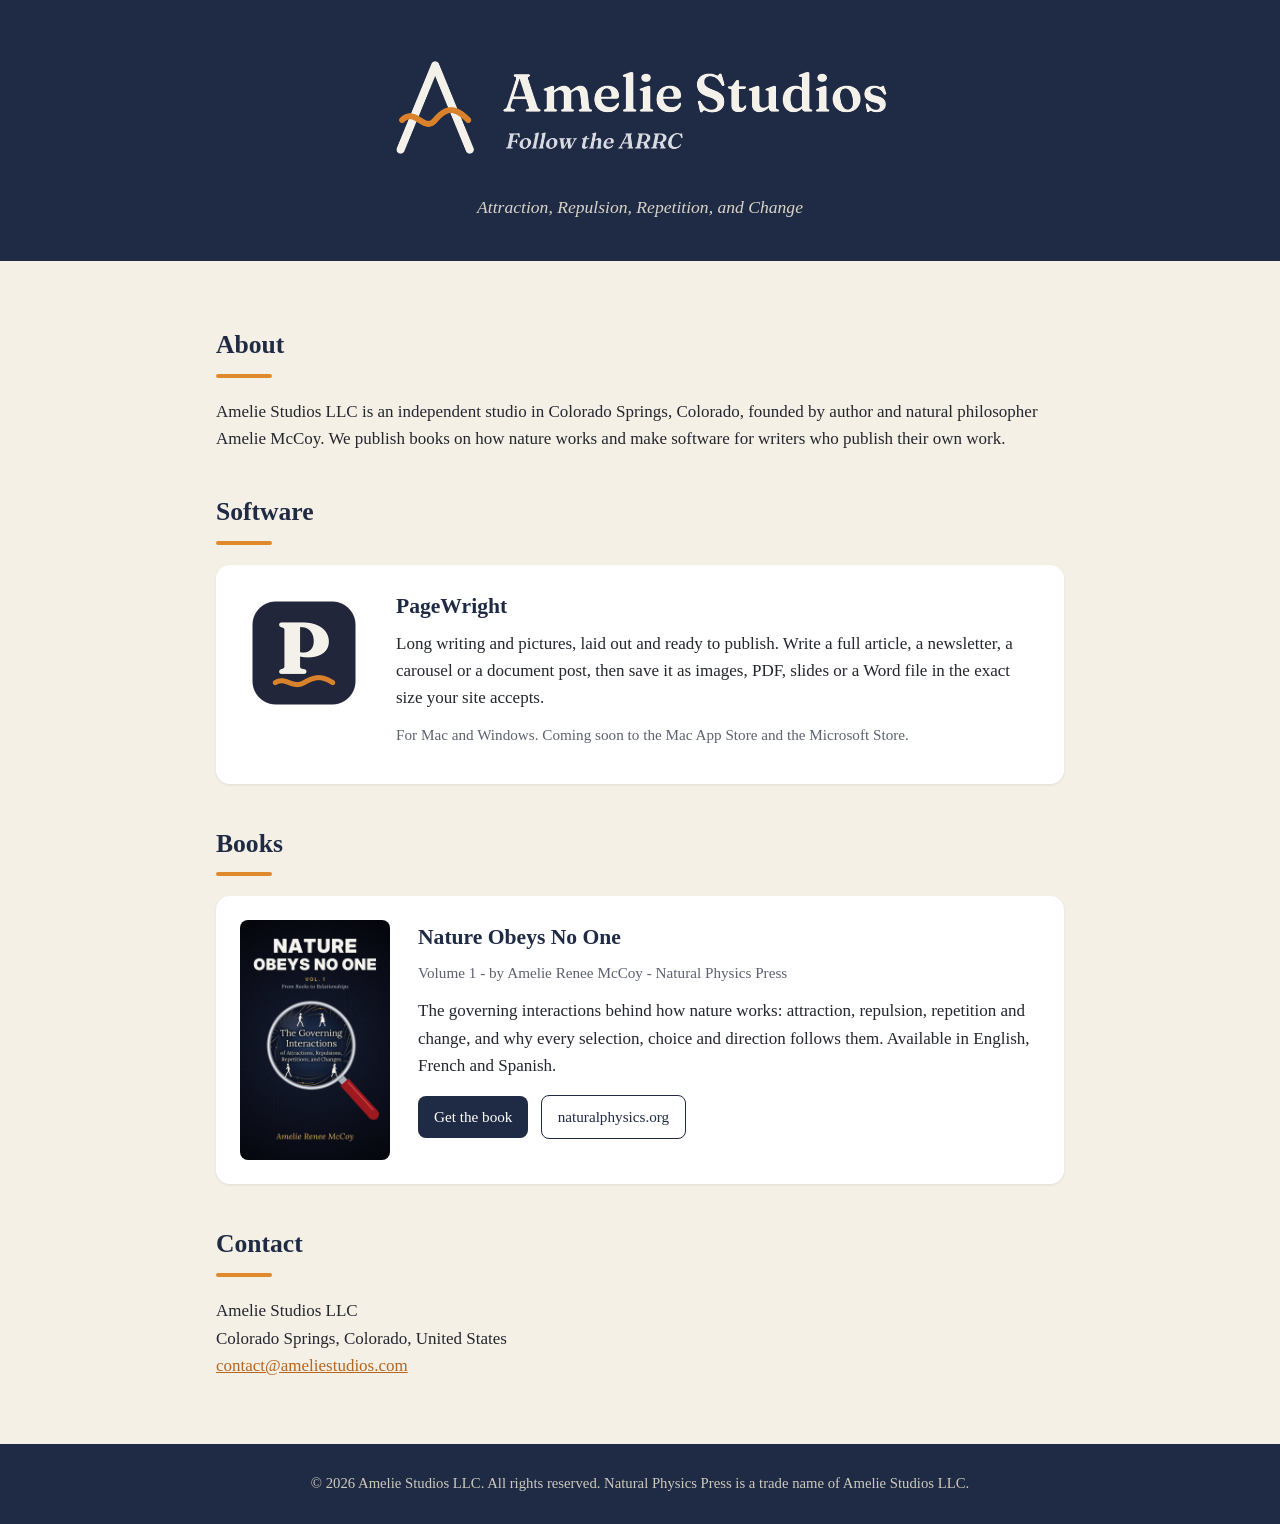
<file: index.html>
<!doctype html>
<html lang="en">
<head>
<meta charset="utf-8">
<meta name="viewport" content="width=device-width, initial-scale=1">
<title>Amelie Studios LLC</title>
<meta name="description" content="Amelie Studios LLC - books and software where art and science come together. Home of PageWright and Nature Obeys No One.">
<link rel="icon" href="img/amelie-studios_icon_navy_32.png">
<link rel="apple-touch-icon" href="img/amelie-studios_icon_navy_180.png">
<style>
  :root { --navy:#1f2a44; --cream:#f5f0e6; --orange:#e08a2e; --ink:#23262f; --muted:#5d6270; }
  * { box-sizing:border-box; }
  body { margin:0; background:var(--cream); color:var(--ink);
         font:17px/1.6 Georgia, "Iowan Old Style", "Times New Roman", serif; }
  header { background:var(--navy); padding:48px 16px 40px; text-align:center; }
  header img { width:min(520px, 90%); height:auto; }
  header p { color:#d9d4c8; margin:18px 0 0; font-style:italic; font-size:1.1rem; }
  main { max-width:880px; margin:0 auto; padding:24px 16px 48px; }
  h2 { font-size:1.6rem; margin:40px 0 8px; color:var(--navy); }
  .rule { width:56px; height:4px; background:var(--orange); border-radius:2px; margin:0 0 20px; }
  .card { display:flex; gap:28px; align-items:flex-start; background:#fff; border-radius:14px;
          padding:24px; box-shadow:0 1px 3px rgba(0,0,0,.08); }
  .card img { flex:0 0 auto; border-radius:8px; }
  .card h3 { margin:0 0 6px; font-size:1.35rem; color:var(--navy); }
  .card p { margin:0 0 12px; }
  .meta { color:var(--muted); font-size:.95rem; }
  a { color:#b5651d; }
  .btn { display:inline-block; background:var(--navy); color:#fff; text-decoration:none;
         padding:9px 16px; border-radius:8px; margin:4px 8px 4px 0; font-size:.95rem; }
  .btn.alt { background:transparent; color:var(--navy); border:1.5px solid var(--navy); }
  footer { background:var(--navy); color:#cfcabd; text-align:center; padding:28px 16px; font-size:.92rem; }
  footer a { color:#f5f0e6; }
  @media (max-width:640px) { .card { flex-direction:column; align-items:center; text-align:center; } }
</style>
</head>
<body>
<header>
  <img src="img/amelie-studios_horizontal_reversed.png" alt="Amelie Studios - Follow the ARRC">
  <p>Attraction, Repulsion, Repetition, and Change</p>
</header>

<main>
  <h2>About</h2>
  <div class="rule"></div>
  <p>Amelie Studios LLC is an independent studio in Colorado Springs, Colorado, founded by
     author and natural philosopher Amelie McCoy. We publish books on how nature works and
     make software for writers who publish their own work.</p>

  <h2>Software</h2>
  <div class="rule"></div>
  <div class="card">
    <img src="img/pagewright.png" width="128" height="128" alt="PageWright icon">
    <div>
      <h3>PageWright</h3>
      <p>Long writing and pictures, laid out and ready to publish. Write a full article,
         a newsletter, a carousel or a document post, then save it as images, PDF, slides
         or a Word file in the exact size your site accepts.</p>
      <p class="meta">For Mac and Windows. Coming soon to the Mac App Store and the Microsoft Store.</p>
    </div>
  </div>

  <h2>Books</h2>
  <div class="rule"></div>
  <div class="card">
    <img src="img/nature-obeys-no-one.jpg" width="150" alt="Cover of Nature Obeys No One, Volume 1">
    <div>
      <h3>Nature Obeys No One</h3>
      <p class="meta">Volume 1 - by Amelie Renee McCoy - Natural Physics Press</p>
      <p>The governing interactions behind how nature works: attraction, repulsion,
         repetition and change, and why every selection, choice and direction follows them.
         Available in English, French and Spanish.</p>
      <a class="btn" href="https://payhip.com/AmelieStudios">Get the book</a>
      <a class="btn alt" href="https://naturalphysics.org">naturalphysics.org</a>
    </div>
  </div>

  <h2>Contact</h2>
  <div class="rule"></div>
  <p>Amelie Studios LLC<br>
     Colorado Springs, Colorado, United States<br>
     <a href="mailto:contact@ameliestudios.com">contact@ameliestudios.com</a></p>
</main>

<footer>
  &copy; 2026 Amelie Studios LLC. All rights reserved.
  Natural Physics Press is a trade name of Amelie Studios LLC.
</footer>
</body>
</html>
</file>
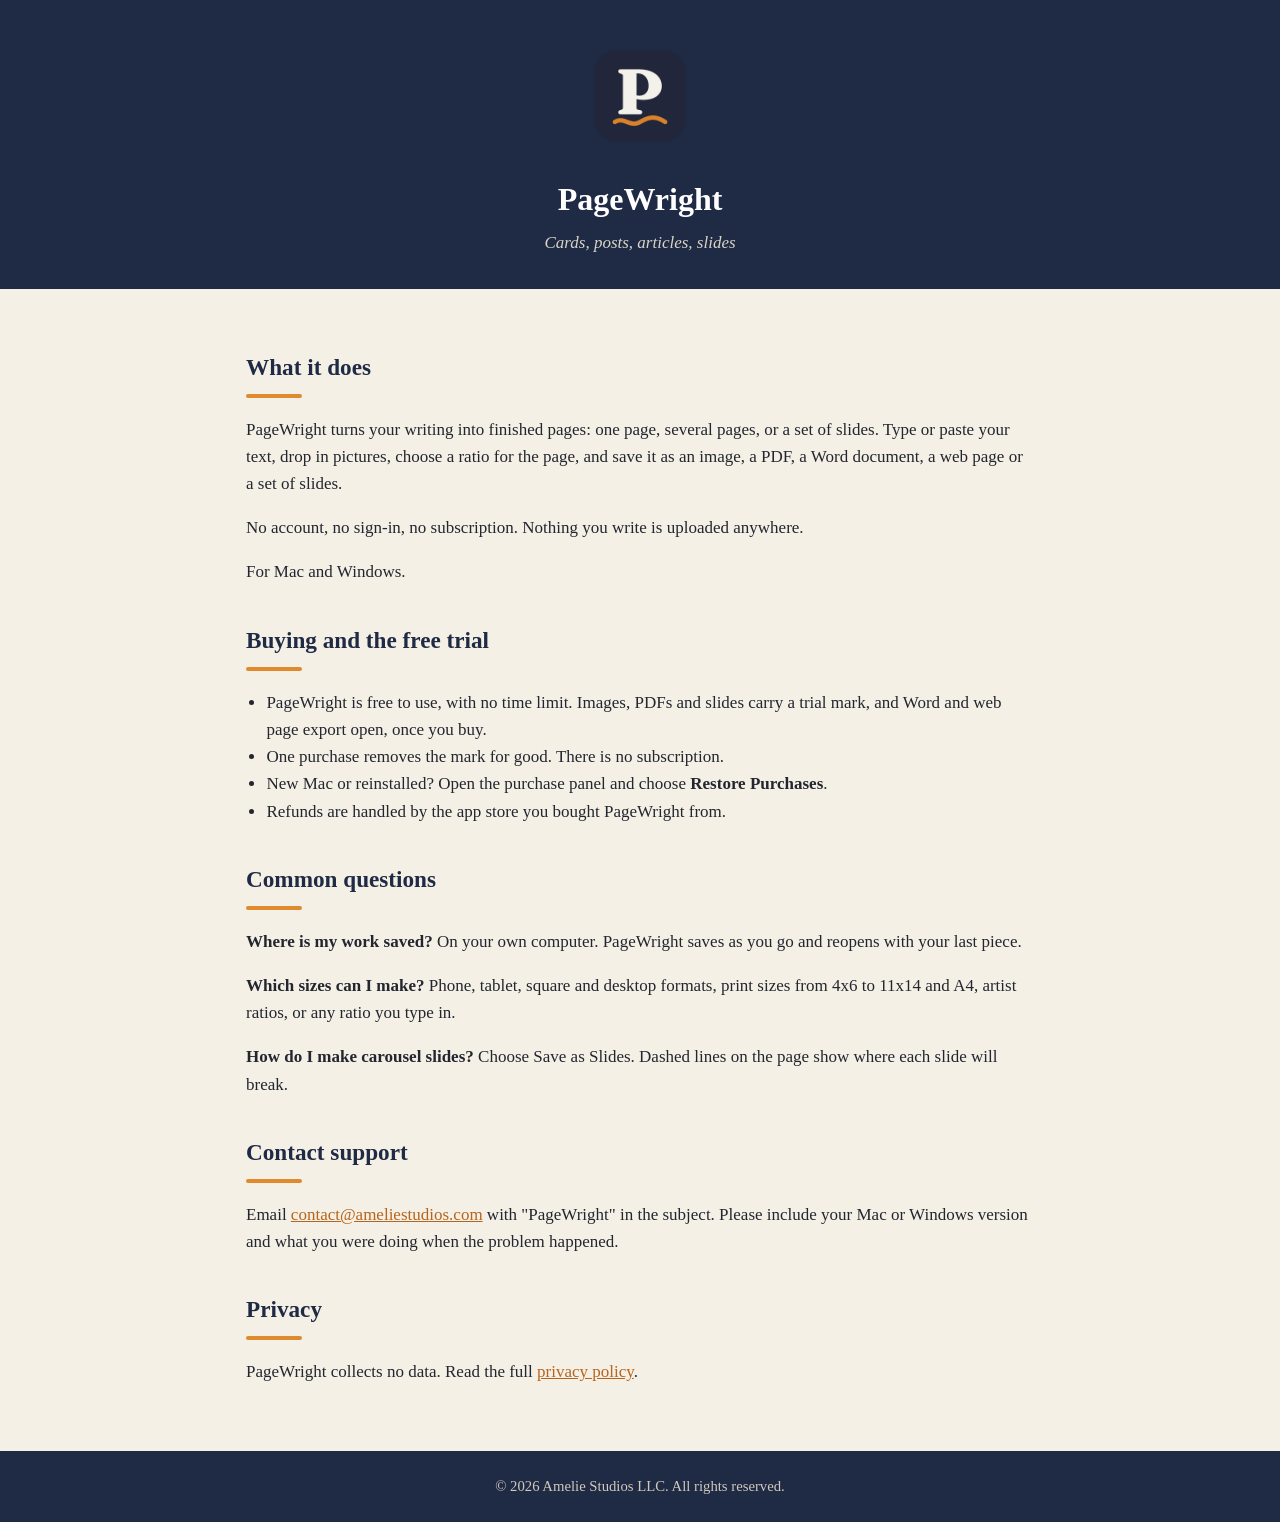
<file: pagewright/index.html>
<!doctype html>
<html lang="en">
<head>
<meta charset="utf-8">
<meta name="viewport" content="width=device-width, initial-scale=1">
<title>PageWright - Support</title>
<meta name="description" content="PageWright turns your writing into finished pages: quote cards, articles, newsletters, carousel slides and print pages. Support and help.">
<link rel="icon" href="../img/pagewright.png">
<link rel="stylesheet" href="style.css">
</head>
<body>
<header>
  <img src="../img/pagewright.png" alt="PageWright icon">
  <h1>PageWright</h1>
  <p>Cards, posts, articles, slides</p>
</header>
<main>
  <h2>What it does</h2>
  <div class="rule"></div>
  <p>PageWright turns your writing into finished pages: one page, several pages, or a set of slides.
     Type or paste your text, drop in pictures, choose a ratio for the page, and save it as an image,
     a PDF, a Word document, a web page or a set of slides.</p>
  <p>No account, no sign-in, no subscription. Nothing you write is uploaded anywhere.</p>
  <p>For Mac and Windows.</p>

  <h2>Buying and the free trial</h2>
  <div class="rule"></div>
  <ul>
    <li>PageWright is free to use, with no time limit. Images, PDFs and slides carry a trial mark, and Word and web page export open, once you buy.</li>
    <li>One purchase removes the mark for good. There is no subscription.</li>
    <li>New Mac or reinstalled? Open the purchase panel and choose <b>Restore Purchases</b>.</li>
    <li>Refunds are handled by the app store you bought PageWright from.</li>
  </ul>

  <h2>Common questions</h2>
  <div class="rule"></div>
  <p><b>Where is my work saved?</b> On your own computer. PageWright saves as you go and reopens with your last piece.</p>
  <p><b>Which sizes can I make?</b> Phone, tablet, square and desktop formats, print sizes from 4x6 to 11x14 and A4,
     artist ratios, or any ratio you type in.</p>
  <p><b>How do I make carousel slides?</b> Choose Save as Slides. Dashed lines on the page show where each slide will break.</p>

  <h2>Contact support</h2>
  <div class="rule"></div>
  <p>Email <a href="mailto:contact@ameliestudios.com?subject=PageWright%20support">contact@ameliestudios.com</a>
     with "PageWright" in the subject. Please include your Mac or Windows version and what you were doing when the problem happened.
    </p>

  <h2>Privacy</h2>
  <div class="rule"></div>
  <p>PageWright collects no data. Read the full <a href="privacy.html">privacy policy</a>.</p>
</main>
<footer>&copy; 2026 Amelie Studios LLC. All rights reserved.</footer>
</body>
</html>
</file>
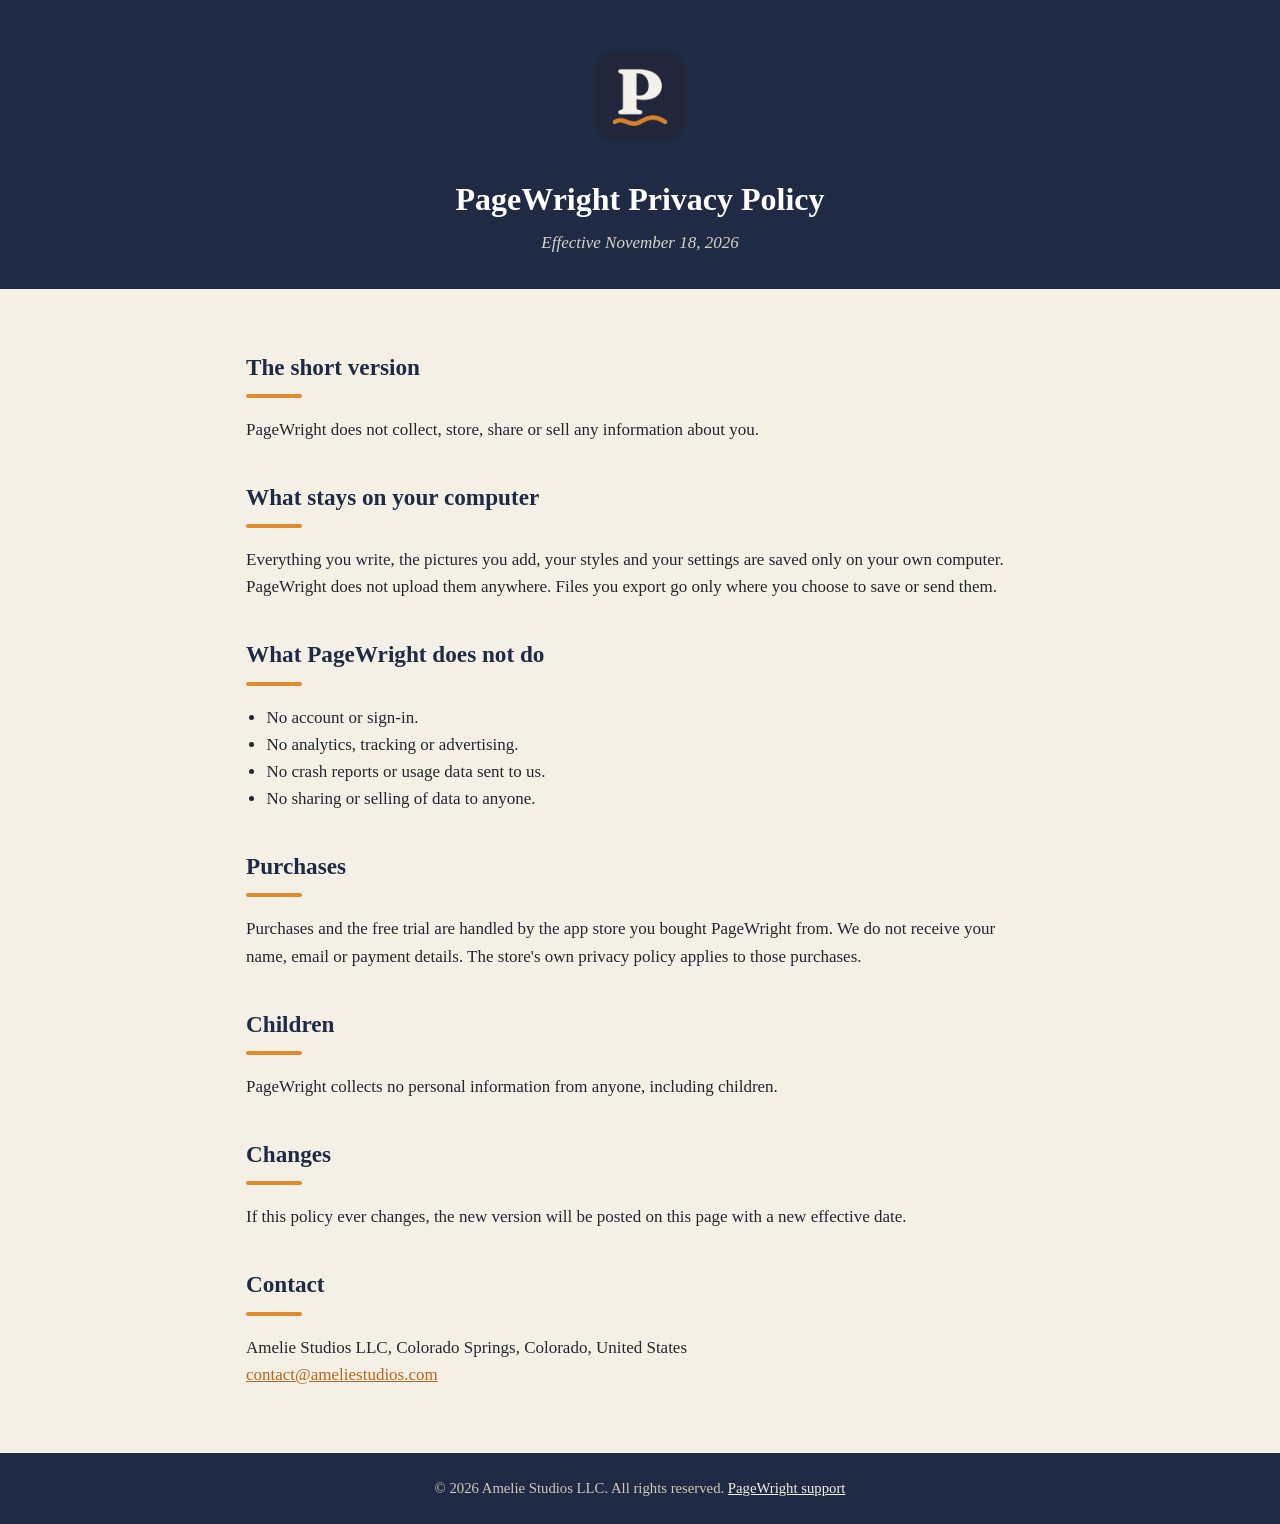
<file: pagewright/privacy.html>
<!doctype html>
<html lang="en">
<head>
<meta charset="utf-8">
<meta name="viewport" content="width=device-width, initial-scale=1">
<title>PageWright - Privacy Policy</title>
<link rel="icon" href="../img/pagewright.png">
<link rel="stylesheet" href="style.css">
</head>
<body>
<header>
  <img src="../img/pagewright.png" alt="PageWright icon">
  <h1>PageWright Privacy Policy</h1>
  <p>Effective November 18, 2026</p>
</header>
<main>
  <h2>The short version</h2>
  <div class="rule"></div>
  <p>PageWright does not collect, store, share or sell any information about you.</p>

  <h2>What stays on your computer</h2>
  <div class="rule"></div>
  <p>Everything you write, the pictures you add, your styles and your settings are saved only on your own computer.
     PageWright does not upload them anywhere. Files you export go only where you choose to save or send them.</p>

  <h2>What PageWright does not do</h2>
  <div class="rule"></div>
  <ul>
    <li>No account or sign-in.</li>
    <li>No analytics, tracking or advertising.</li>
    <li>No crash reports or usage data sent to us.</li>
    <li>No sharing or selling of data to anyone.</li>
  </ul>

  <h2>Purchases</h2>
  <div class="rule"></div>
  <p>Purchases and the free trial are handled by the app store you bought PageWright from.
     We do not receive your name, email or payment details. The store's own privacy policy applies to those purchases.</p>

  <h2>Children</h2>
  <div class="rule"></div>
  <p>PageWright collects no personal information from anyone, including children.</p>

  <h2>Changes</h2>
  <div class="rule"></div>
  <p>If this policy ever changes, the new version will be posted on this page with a new effective date.</p>

  <h2>Contact</h2>
  <div class="rule"></div>
  <p>Amelie Studios LLC, Colorado Springs, Colorado, United States<br>
     <a href="mailto:contact@ameliestudios.com?subject=PageWright%20privacy">contact@ameliestudios.com</a></p>
</main>
<footer>&copy; 2026 Amelie Studios LLC. All rights reserved. <a href="./">PageWright support</a></footer>
</body>
</html>
</file>
<file: pagewright/style.css>
:root{--navy:#1f2a44;--cream:#f5f0e6;--orange:#e08a2e;--ink:#23262f;--muted:#5d6270}
*{box-sizing:border-box}
body{margin:0;background:var(--cream);color:var(--ink);font:17px/1.6 Georgia,"Iowan Old Style","Times New Roman",serif}
header{background:var(--navy);padding:40px 16px 32px;text-align:center;color:#fff}
header img{width:112px;height:112px;border-radius:22px}
header h1{margin:14px 0 4px;font-size:2rem}
header p{color:#d9d4c8;margin:0;font-style:italic}
main{max-width:820px;margin:0 auto;padding:24px 16px 48px}
h2{font-size:1.45rem;margin:36px 0 8px;color:var(--navy)}
.rule{width:56px;height:4px;background:var(--orange);border-radius:2px;margin:0 0 18px}
a{color:#b5651d}
ul{padding-left:1.2em}
footer{background:var(--navy);color:#cfcabd;text-align:center;padding:24px 16px;font-size:.92rem}
footer a{color:#f5f0e6}
</file>
